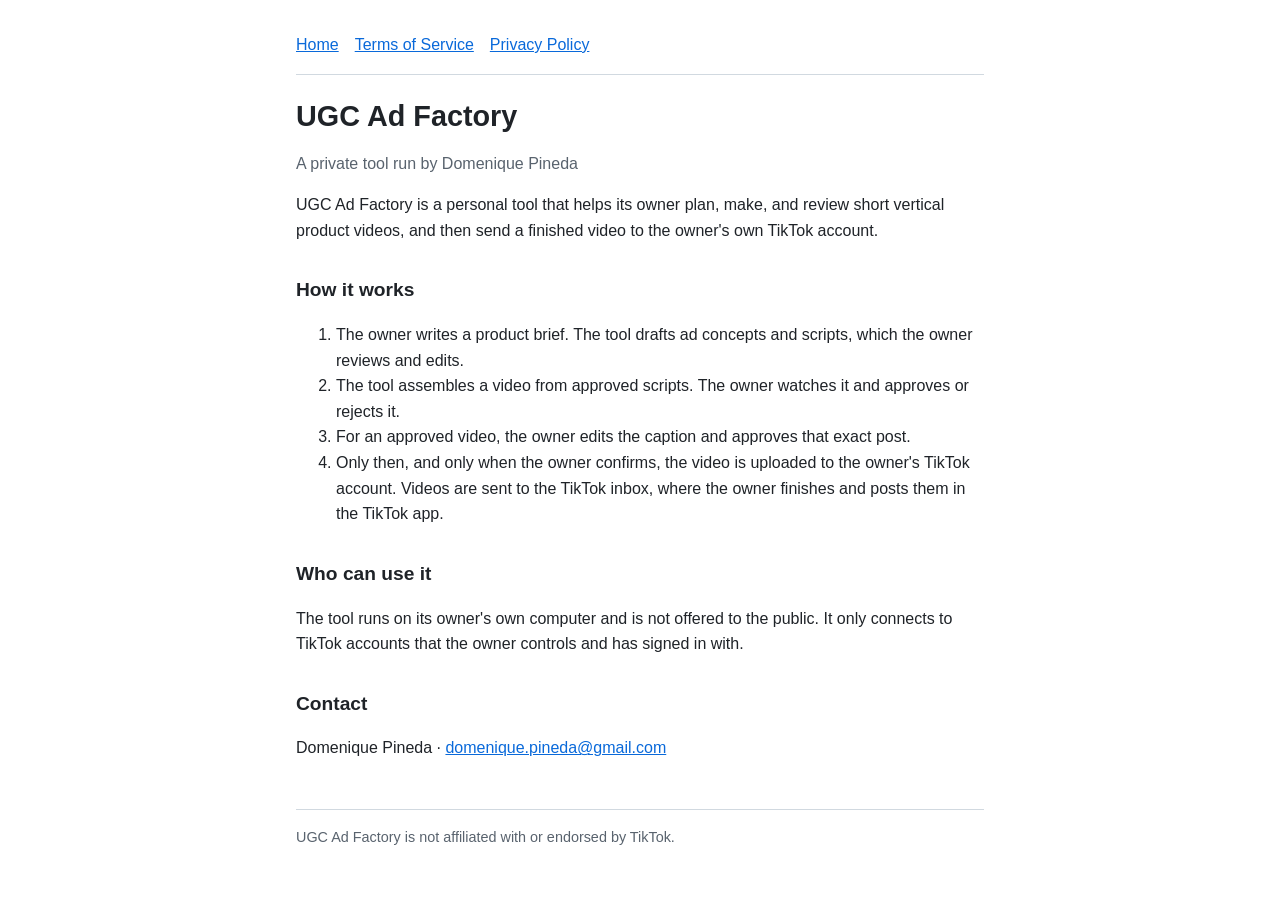
<file: index.html>
<!doctype html>
<html lang="en">
<head>
  <meta charset="utf-8">
  <meta name="viewport" content="width=device-width, initial-scale=1">
  <title>UGC Ad Factory</title>
  <meta name="description" content="A private tool for making, reviewing, and uploading short product videos to its owner's TikTok account.">
  <link rel="stylesheet" href="style.css">
</head>
<body>
<main>
  <nav><a href="./">Home</a><a href="terms.html">Terms of Service</a><a href="privacy.html">Privacy Policy</a></nav>

  <h1>UGC Ad Factory</h1>
  <p class="muted">A private tool run by Domenique Pineda</p>

  <p>UGC Ad Factory is a personal tool that helps its owner plan, make, and review short vertical product videos,
    and then send a finished video to the owner's own TikTok account.</p>

  <h2>How it works</h2>
  <ol>
    <li>The owner writes a product brief. The tool drafts ad concepts and scripts, which the owner reviews and edits.</li>
    <li>The tool assembles a video from approved scripts. The owner watches it and approves or rejects it.</li>
    <li>For an approved video, the owner edits the caption and approves that exact post.</li>
    <li>Only then, and only when the owner confirms, the video is uploaded to the owner's TikTok account. Videos are
      sent to the TikTok inbox, where the owner finishes and posts them in the TikTok app.</li>
  </ol>

  <h2>Who can use it</h2>
  <p>The tool runs on its owner's own computer and is not offered to the public. It only connects to TikTok accounts
    that the owner controls and has signed in with.</p>

  <h2>Contact</h2>
  <p>Domenique Pineda · <a href="mailto:domenique.pineda@gmail.com">domenique.pineda@gmail.com</a></p>

  <footer>UGC Ad Factory is not affiliated with or endorsed by TikTok.</footer>
</main>
</body>
</html>
</file>
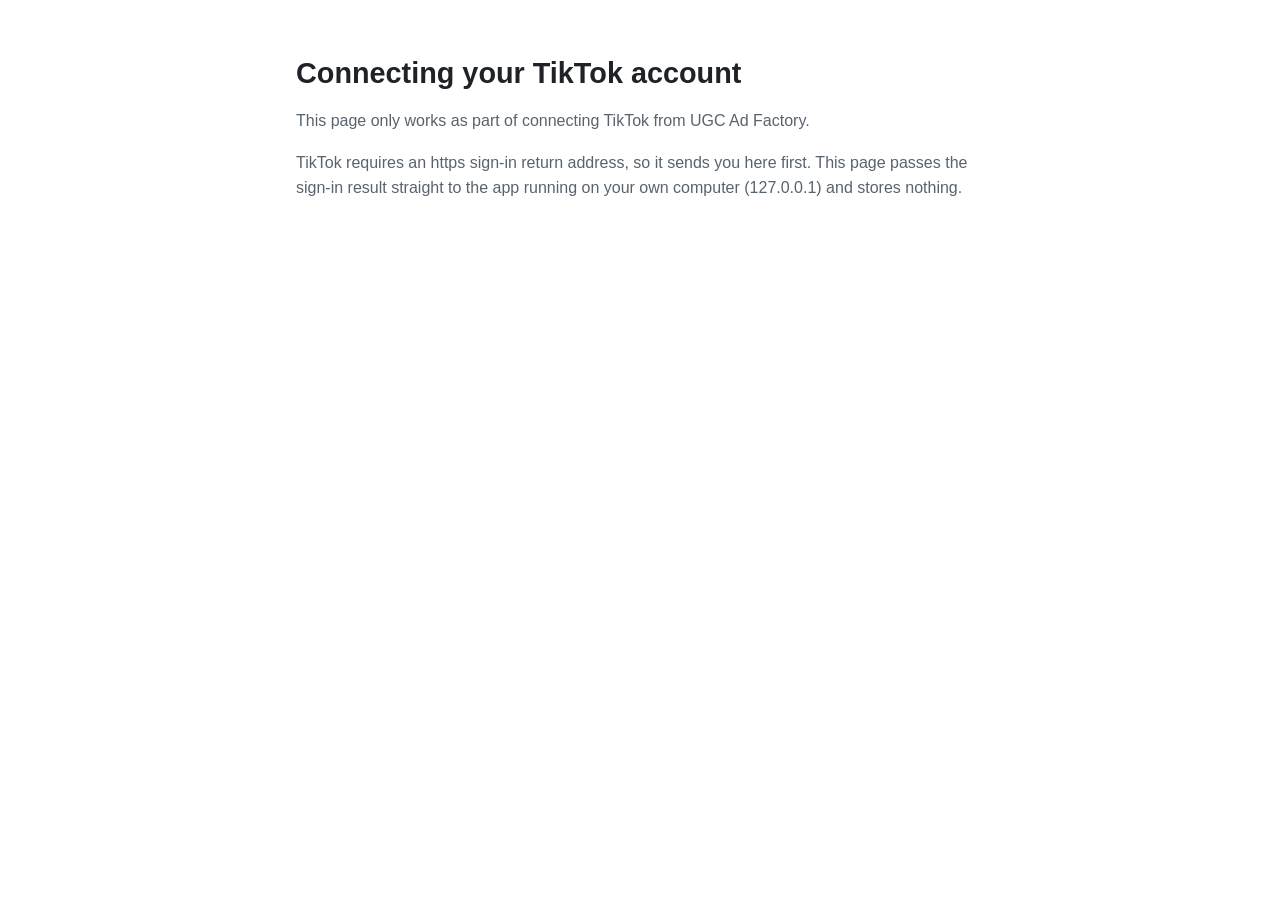
<file: tiktok/callback/index.html>
<!doctype html>
<html lang="en">
<head>
  <meta charset="utf-8">
  <meta name="viewport" content="width=device-width, initial-scale=1">
  <meta name="referrer" content="no-referrer">
  <title>Connecting TikTok · UGC Ad Factory</title>
  <link rel="stylesheet" href="../../style.css">
</head>
<body>
<main>
  <h1>Connecting your TikTok account</h1>
  <p id="status" class="muted">Returning you to UGC Ad Factory on this computer…</p>
  <p class="muted">TikTok requires an https sign-in return address, so it sends you here first. This page passes the
    sign-in result straight to the app running on your own computer (127.0.0.1) and stores nothing.</p>
</main>
<script>
  (function () {
    // Forward only the parameters TikTok sends back, and only to the app on this computer.
    var incoming = new URLSearchParams(window.location.search);
    var outgoing = new URLSearchParams();
    ["code", "state", "scopes", "error", "error_description"].forEach(function (name) {
      if (incoming.has(name)) outgoing.set(name, incoming.get(name));
    });
    if (!outgoing.has("state")) {
      document.getElementById("status").textContent =
        "This page only works as part of connecting TikTok from UGC Ad Factory.";
      return;
    }
    window.location.replace("http://127.0.0.1:8000/tiktok/callback?" + outgoing.toString());
  })();
</script>
</body>
</html>
</file>
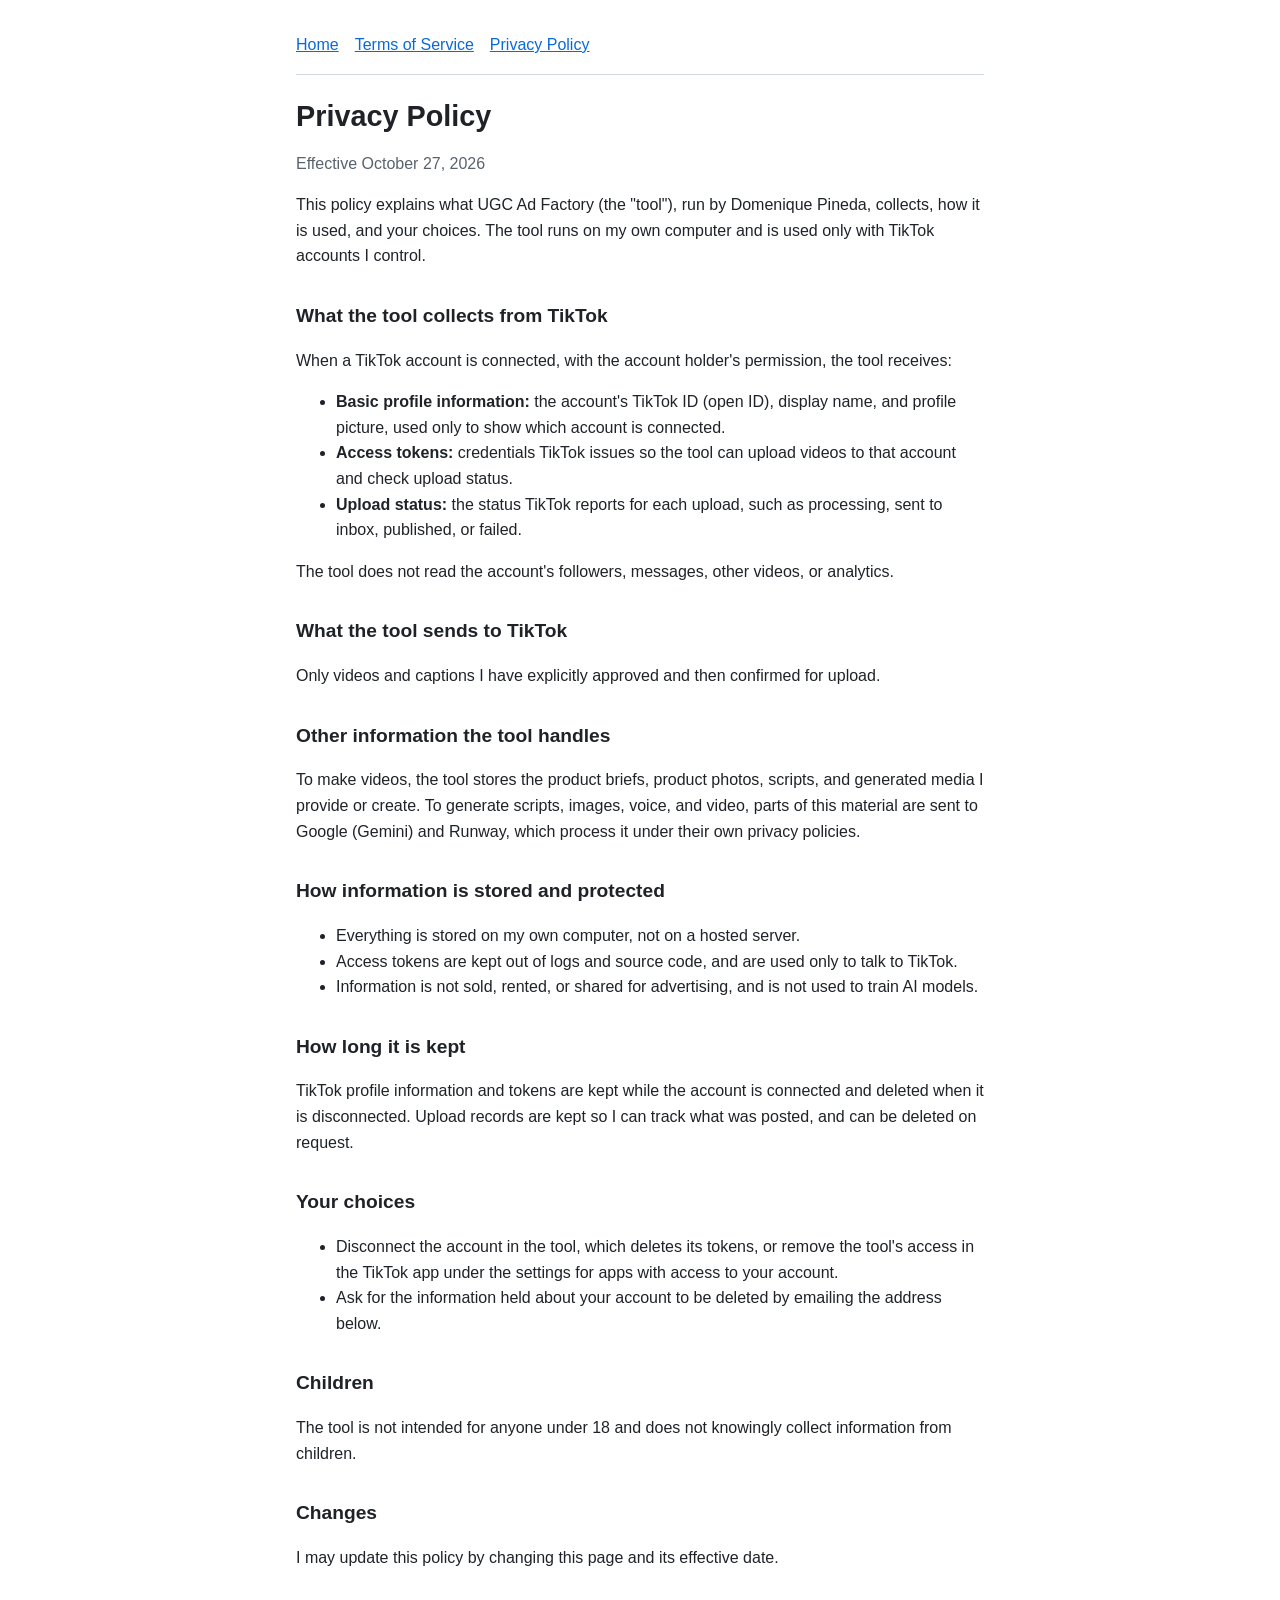
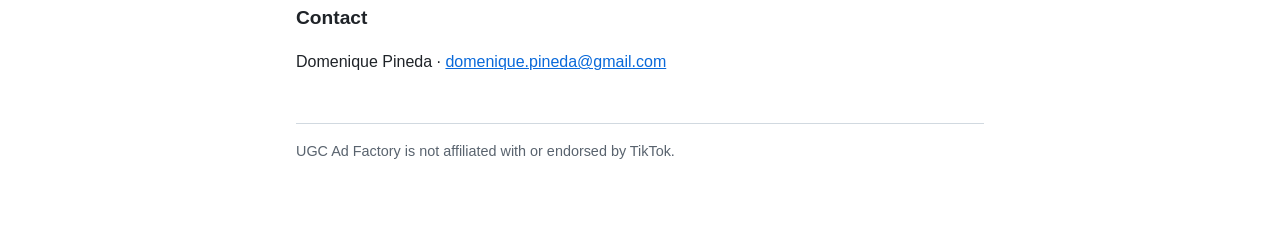
<file: privacy.html>
<!doctype html>
<html lang="en">
<head>
  <meta charset="utf-8">
  <meta name="viewport" content="width=device-width, initial-scale=1">
  <title>Privacy Policy · UGC Ad Factory</title>
  <meta name="description" content="Privacy Policy for UGC Ad Factory.">
  <link rel="stylesheet" href="style.css">
</head>
<body>
<main>
  <nav><a href="./">Home</a><a href="terms.html">Terms of Service</a><a href="privacy.html">Privacy Policy</a></nav>

  <h1>Privacy Policy</h1>
  <p class="muted">Effective October 27, 2026</p>

  <p>This policy explains what UGC Ad Factory (the "tool"), run by Domenique Pineda, collects, how it is used, and
    your choices. The tool runs on my own computer and is used only with TikTok accounts I control.</p>

  <h2>What the tool collects from TikTok</h2>
  <p>When a TikTok account is connected, with the account holder's permission, the tool receives:</p>
  <ul>
    <li><strong>Basic profile information:</strong> the account's TikTok ID (open ID), display name, and profile
      picture, used only to show which account is connected.</li>
    <li><strong>Access tokens:</strong> credentials TikTok issues so the tool can upload videos to that account and
      check upload status.</li>
    <li><strong>Upload status:</strong> the status TikTok reports for each upload, such as processing, sent to inbox,
      published, or failed.</li>
  </ul>
  <p>The tool does not read the account's followers, messages, other videos, or analytics.</p>

  <h2>What the tool sends to TikTok</h2>
  <p>Only videos and captions I have explicitly approved and then confirmed for upload.</p>

  <h2>Other information the tool handles</h2>
  <p>To make videos, the tool stores the product briefs, product photos, scripts, and generated media I provide or
    create. To generate scripts, images, voice, and video, parts of this material are sent to Google (Gemini) and
    Runway, which process it under their own privacy policies.</p>

  <h2>How information is stored and protected</h2>
  <ul>
    <li>Everything is stored on my own computer, not on a hosted server.</li>
    <li>Access tokens are kept out of logs and source code, and are used only to talk to TikTok.</li>
    <li>Information is not sold, rented, or shared for advertising, and is not used to train AI models.</li>
  </ul>

  <h2>How long it is kept</h2>
  <p>TikTok profile information and tokens are kept while the account is connected and deleted when it is
    disconnected. Upload records are kept so I can track what was posted, and can be deleted on request.</p>

  <h2>Your choices</h2>
  <ul>
    <li>Disconnect the account in the tool, which deletes its tokens, or remove the tool's access in the TikTok app
      under the settings for apps with access to your account.</li>
    <li>Ask for the information held about your account to be deleted by emailing the address below.</li>
  </ul>

  <h2>Children</h2>
  <p>The tool is not intended for anyone under 18 and does not knowingly collect information from children.</p>

  <h2>Changes</h2>
  <p>I may update this policy by changing this page and its effective date.</p>

  <h2>Contact</h2>
  <p>Domenique Pineda · <a href="mailto:domenique.pineda@gmail.com">domenique.pineda@gmail.com</a></p>

  <footer>UGC Ad Factory is not affiliated with or endorsed by TikTok.</footer>
</main>
</body>
</html>
</file>
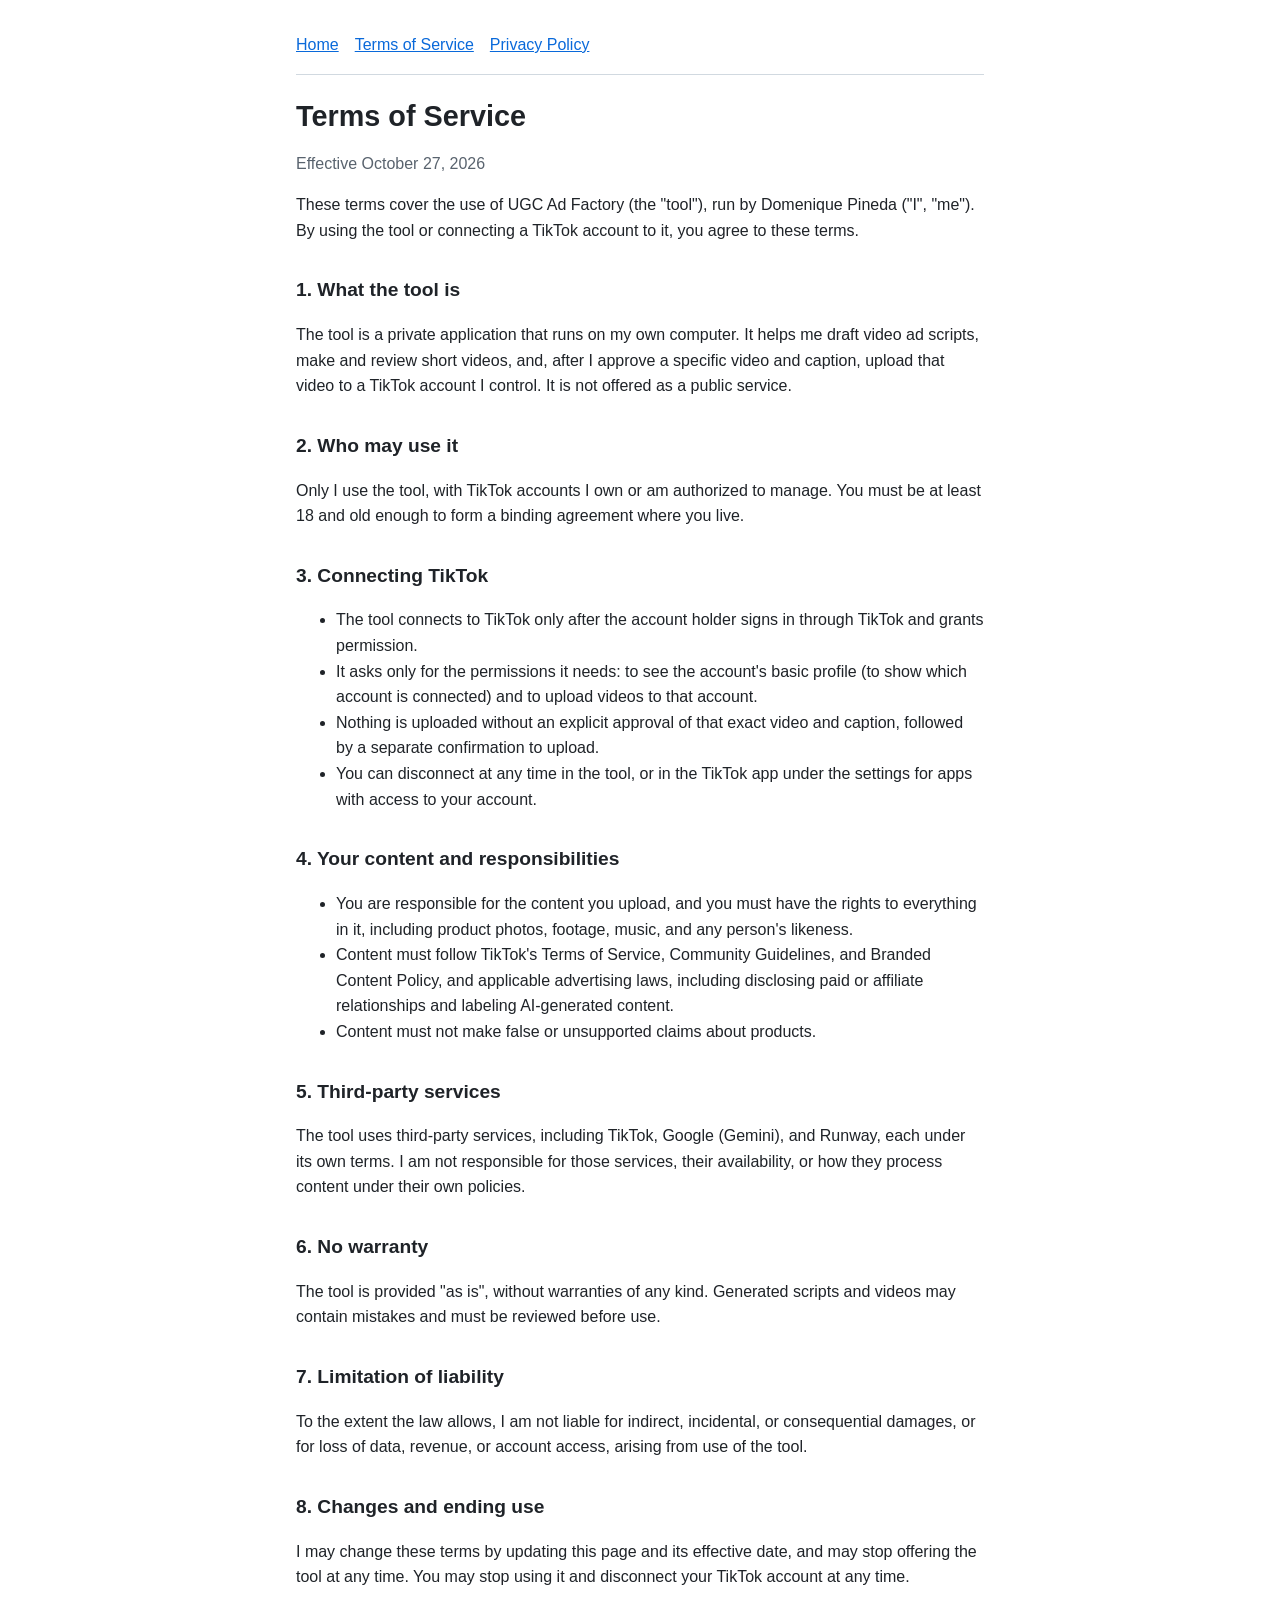
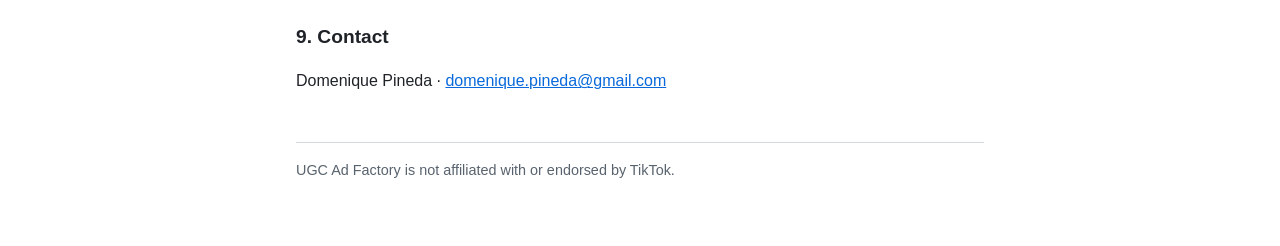
<file: terms.html>
<!doctype html>
<html lang="en">
<head>
  <meta charset="utf-8">
  <meta name="viewport" content="width=device-width, initial-scale=1">
  <title>Terms of Service · UGC Ad Factory</title>
  <meta name="description" content="Terms of Service for UGC Ad Factory.">
  <link rel="stylesheet" href="style.css">
</head>
<body>
<main>
  <nav><a href="./">Home</a><a href="terms.html">Terms of Service</a><a href="privacy.html">Privacy Policy</a></nav>

  <h1>Terms of Service</h1>
  <p class="muted">Effective October 27, 2026</p>

  <p>These terms cover the use of UGC Ad Factory (the "tool"), run by Domenique Pineda ("I", "me"). By using the
    tool or connecting a TikTok account to it, you agree to these terms.</p>

  <h2>1. What the tool is</h2>
  <p>The tool is a private application that runs on my own computer. It helps me draft video ad scripts, make and
    review short videos, and, after I approve a specific video and caption, upload that video to a TikTok account I
    control. It is not offered as a public service.</p>

  <h2>2. Who may use it</h2>
  <p>Only I use the tool, with TikTok accounts I own or am authorized to manage. You must be at least 18 and old
    enough to form a binding agreement where you live.</p>

  <h2>3. Connecting TikTok</h2>
  <ul>
    <li>The tool connects to TikTok only after the account holder signs in through TikTok and grants permission.</li>
    <li>It asks only for the permissions it needs: to see the account's basic profile (to show which account is
      connected) and to upload videos to that account.</li>
    <li>Nothing is uploaded without an explicit approval of that exact video and caption, followed by a separate
      confirmation to upload.</li>
    <li>You can disconnect at any time in the tool, or in the TikTok app under the settings for apps with access to
      your account.</li>
  </ul>

  <h2>4. Your content and responsibilities</h2>
  <ul>
    <li>You are responsible for the content you upload, and you must have the rights to everything in it, including
      product photos, footage, music, and any person's likeness.</li>
    <li>Content must follow TikTok's Terms of Service, Community Guidelines, and Branded Content Policy, and applicable
      advertising laws, including disclosing paid or affiliate relationships and labeling AI-generated content.</li>
    <li>Content must not make false or unsupported claims about products.</li>
  </ul>

  <h2>5. Third-party services</h2>
  <p>The tool uses third-party services, including TikTok, Google (Gemini), and Runway, each under its own terms. I am
    not responsible for those services, their availability, or how they process content under their own policies.</p>

  <h2>6. No warranty</h2>
  <p>The tool is provided "as is", without warranties of any kind. Generated scripts and videos may contain mistakes and
    must be reviewed before use.</p>

  <h2>7. Limitation of liability</h2>
  <p>To the extent the law allows, I am not liable for indirect, incidental, or consequential damages, or for loss of
    data, revenue, or account access, arising from use of the tool.</p>

  <h2>8. Changes and ending use</h2>
  <p>I may change these terms by updating this page and its effective date, and may stop offering the tool at any time.
    You may stop using it and disconnect your TikTok account at any time.</p>

  <h2>9. Contact</h2>
  <p>Domenique Pineda · <a href="mailto:domenique.pineda@gmail.com">domenique.pineda@gmail.com</a></p>

  <footer>UGC Ad Factory is not affiliated with or endorsed by TikTok.</footer>
</main>
</body>
</html>
</file>
<file: style.css>
:root {
  --bg: #ffffff;
  --text: #1f2328;
  --muted: #59636e;
  --link: #0969da;
  --rule: #d1d9e0;
}
@media (prefers-color-scheme: dark) {
  :root {
    --bg: #0d1117;
    --text: #e6edf3;
    --muted: #9198a1;
    --link: #4493f8;
    --rule: #30363d;
  }
}
* { box-sizing: border-box; }
body {
  margin: 0;
  background: var(--bg);
  color: var(--text);
  font: 16px/1.6 -apple-system, BlinkMacSystemFont, "Segoe UI", Roboto, Helvetica, Arial, sans-serif;
}
main { max-width: 720px; margin: 0 auto; padding: 32px 16px 64px; }
nav { display: flex; gap: 16px; flex-wrap: wrap; padding-bottom: 16px; border-bottom: 1px solid var(--rule); }
a { color: var(--link); }
h1 { font-size: 1.8rem; line-height: 1.25; margin: 24px 0 4px; }
h2 { font-size: 1.2rem; margin-top: 32px; }
.muted { color: var(--muted); }
footer { margin-top: 48px; padding-top: 16px; border-top: 1px solid var(--rule); color: var(--muted); font-size: 0.9rem; }
</file>
